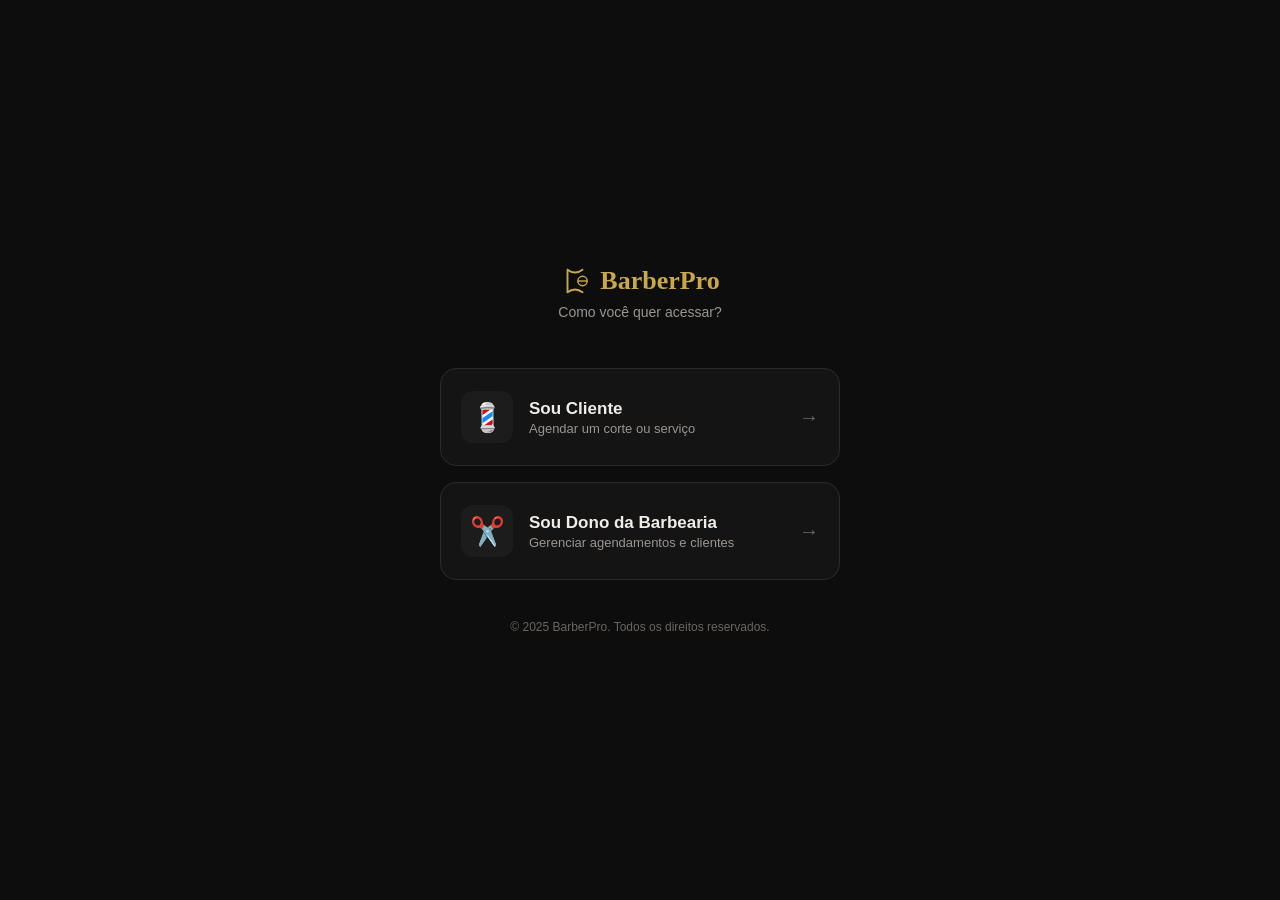
<file: index.html>
<!DOCTYPE html>
<html lang="pt-BR">
<head>
<meta charset="UTF-8">
<meta name="viewport" content="width=device-width, initial-scale=1.0, maximum-scale=1.0">
<title>BarberPro — Escolha seu acesso</title>
<meta name="description" content="Agende cortes e serviços na sua barbearia em segundos, ou gerencie sua barbearia com o painel BarberPro.">
<meta name="referrer" content="strict-origin-when-cross-origin">
<meta http-equiv="Content-Security-Policy" content="
  default-src 'self';
  style-src 'self' 'unsafe-inline' https://fonts.googleapis.com;
  font-src 'self' https://fonts.gstatic.com;
  img-src 'self' data:;
  base-uri 'self';
  form-action 'self';
  upgrade-insecure-requests;
">
<link rel="preconnect" href="https://fonts.googleapis.com">
<link href="https://fonts.googleapis.com/css2?family=Playfair+Display:wght@400;600;700;900&family=DM+Sans:wght@300;400;500;600&display=swap" rel="stylesheet">
<style>
:root {
  --gold: #C9A84C;
  --gold-light: #E8C96B;
  --gold-dark: #A07830;
  --bg: #0D0D0D;
  --bg2: #141414;
  --bg3: #1C1C1C;
  --border: #2A2A2A;
  --text: #F0EDE8;
  --text2: #9A9590;
  --text3: #6A6560;
}
*{margin:0;padding:0;box-sizing:border-box}
body{
  font-family:'DM Sans',sans-serif;
  background:var(--bg);
  color:var(--text);
  min-height:100vh;
  display:flex;
  flex-direction:column;
  align-items:center;
  justify-content:center;
  padding:24px;
}
.logo{
  display:flex;
  align-items:center;
  gap:10px;
  font-family:'Playfair Display',serif;
  font-weight:700;
  font-size:26px;
  color:var(--gold);
  margin-bottom:8px;
}
.tagline{
  color:var(--text2);
  font-size:14px;
  margin-bottom:48px;
  text-align:center;
}
.choices{
  display:flex;
  flex-direction:column;
  gap:16px;
  width:100%;
  max-width:400px;
}
.choice-card{
  display:flex;
  align-items:center;
  gap:16px;
  background:var(--bg2);
  border:1px solid var(--border);
  border-radius:16px;
  padding:22px 20px;
  text-decoration:none;
  color:var(--text);
  transition:border-color .2s, transform .15s;
}
.choice-card:active{transform:scale(.98)}
.choice-card:hover{border-color:var(--gold)}
.choice-icon{
  font-size:28px;
  width:52px;
  height:52px;
  border-radius:12px;
  display:flex;
  align-items:center;
  justify-content:center;
  background:var(--bg3);
  flex-shrink:0;
}
.choice-text{flex:1}
.choice-title{font-weight:700;font-size:17px;margin-bottom:2px}
.choice-sub{font-size:13px;color:var(--text2)}
.choice-arrow{color:var(--text3);font-size:20px}
.footer-note{
  margin-top:40px;
  font-size:12px;
  color:var(--text3);
  text-align:center;
}
</style>
</head>
<body>

<div class="logo">
  <svg width="30" height="30" viewBox="0 0 32 32" fill="none">
    <path d="M8 4 L8 28 M8 4 Q16 10 24 4 M8 28 Q16 22 24 28" stroke="#C9A84C" stroke-width="2" stroke-linecap="round"/>
    <circle cx="24" cy="16" r="5" stroke="#C9A84C" stroke-width="1.5"/>
    <path d="M19 16 L29 16" stroke="#C9A84C" stroke-width="1.5"/>
  </svg>
  BarberPro
</div>
<div class="tagline">Como você quer acessar?</div>

<div class="choices">
  <a class="choice-card" href="cliente.html">
    <div class="choice-icon">💈</div>
    <div class="choice-text">
      <div class="choice-title">Sou Cliente</div>
      <div class="choice-sub">Agendar um corte ou serviço</div>
    </div>
    <div class="choice-arrow">→</div>
  </a>

  <a class="choice-card" href="admin.html">
    <div class="choice-icon">✂️</div>
    <div class="choice-text">
      <div class="choice-title">Sou Dono da Barbearia</div>
      <div class="choice-sub">Gerenciar agendamentos e clientes</div>
    </div>
    <div class="choice-arrow">→</div>
  </a>
</div>

<div class="footer-note">© 2025 BarberPro. Todos os direitos reservados.</div>

</body>
</html>
</file>
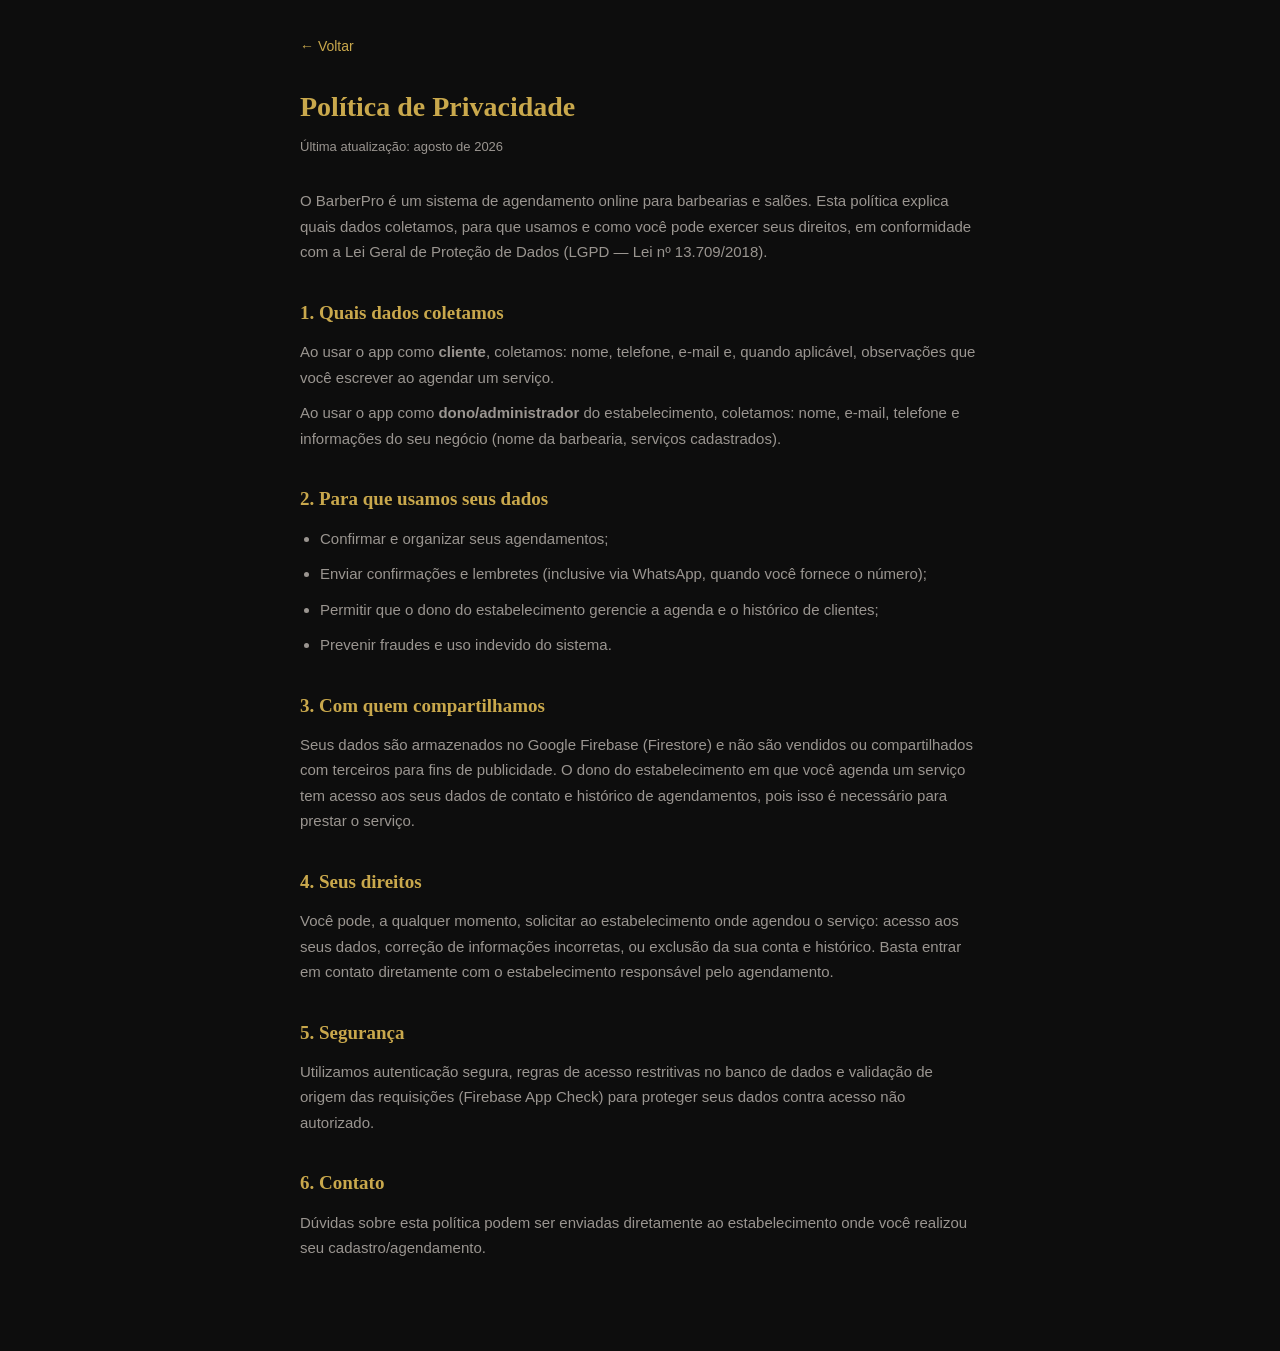
<file: privacidade.html>
<!DOCTYPE html>
<html lang="pt-BR">
<head>
<meta charset="UTF-8">
<meta name="viewport" content="width=device-width, initial-scale=1.0">
<title>Política de Privacidade — BarberPro</title>
<meta name="referrer" content="strict-origin-when-cross-origin">
<meta http-equiv="Content-Security-Policy" content="
  default-src 'self';
  style-src 'self' 'unsafe-inline' https://fonts.googleapis.com;
  font-src 'self' https://fonts.gstatic.com;
  img-src 'self' data:;
  base-uri 'self';
  form-action 'self';
  upgrade-insecure-requests;
">
<link href="https://fonts.googleapis.com/css2?family=Playfair+Display:wght@700;900&family=DM+Sans:wght@400;500;600&display=swap" rel="stylesheet">
<style>
:root{--gold:#C9A84C;--bg:#0D0D0D;--bg2:#141414;--text:#F0EDE8;--text2:#9A9590;--border:#2A2A2A}
*{margin:0;padding:0;box-sizing:border-box}
body{font-family:'DM Sans',sans-serif;background:var(--bg);color:var(--text);line-height:1.7;padding:32px 20px 80px;max-width:720px;margin:0 auto}
h1{font-family:'Playfair Display',serif;color:var(--gold);font-size:28px;margin-bottom:6px}
h2{font-family:'Playfair Display',serif;color:var(--gold);font-size:19px;margin:32px 0 10px}
p,li{color:var(--text2);font-size:15px;margin-bottom:10px}
ul{padding-left:20px}
.updated{color:var(--text2);font-size:13px;margin-bottom:30px}
a{color:var(--gold)}
.back{display:inline-block;margin-bottom:24px;color:var(--gold);text-decoration:none;font-size:14px}
</style>
</head>
<body>

<a class="back" href="index.html">← Voltar</a>
<h1>Política de Privacidade</h1>
<p class="updated">Última atualização: agosto de 2026</p>

<p>O BarberPro é um sistema de agendamento online para barbearias e salões. Esta política explica quais dados coletamos, para que usamos e como você pode exercer seus direitos, em conformidade com a Lei Geral de Proteção de Dados (LGPD — Lei nº 13.709/2018).</p>

<h2>1. Quais dados coletamos</h2>
<p>Ao usar o app como <strong>cliente</strong>, coletamos: nome, telefone, e-mail e, quando aplicável, observações que você escrever ao agendar um serviço.</p>
<p>Ao usar o app como <strong>dono/administrador</strong> do estabelecimento, coletamos: nome, e-mail, telefone e informações do seu negócio (nome da barbearia, serviços cadastrados).</p>

<h2>2. Para que usamos seus dados</h2>
<ul>
  <li>Confirmar e organizar seus agendamentos;</li>
  <li>Enviar confirmações e lembretes (inclusive via WhatsApp, quando você fornece o número);</li>
  <li>Permitir que o dono do estabelecimento gerencie a agenda e o histórico de clientes;</li>
  <li>Prevenir fraudes e uso indevido do sistema.</li>
</ul>

<h2>3. Com quem compartilhamos</h2>
<p>Seus dados são armazenados no Google Firebase (Firestore) e não são vendidos ou compartilhados com terceiros para fins de publicidade. O dono do estabelecimento em que você agenda um serviço tem acesso aos seus dados de contato e histórico de agendamentos, pois isso é necessário para prestar o serviço.</p>

<h2>4. Seus direitos</h2>
<p>Você pode, a qualquer momento, solicitar ao estabelecimento onde agendou o serviço: acesso aos seus dados, correção de informações incorretas, ou exclusão da sua conta e histórico. Basta entrar em contato diretamente com o estabelecimento responsável pelo agendamento.</p>

<h2>5. Segurança</h2>
<p>Utilizamos autenticação segura, regras de acesso restritivas no banco de dados e validação de origem das requisições (Firebase App Check) para proteger seus dados contra acesso não autorizado.</p>

<h2>6. Contato</h2>
<p>Dúvidas sobre esta política podem ser enviadas diretamente ao estabelecimento onde você realizou seu cadastro/agendamento.</p>

</body>
</html>
</file>
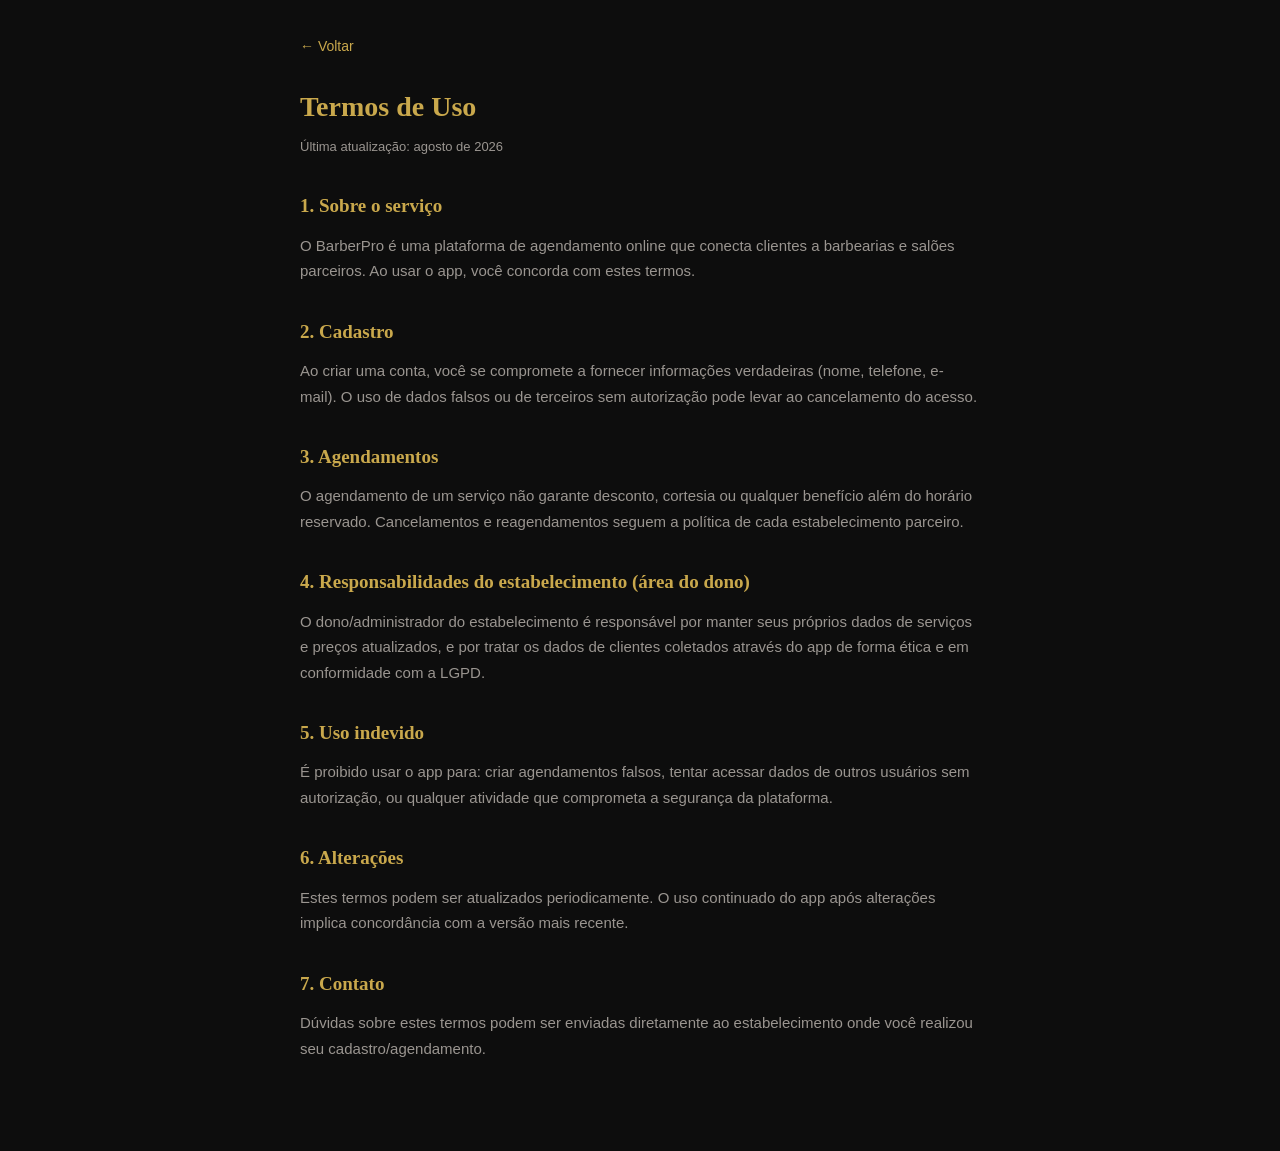
<file: termos.html>
<!DOCTYPE html>
<html lang="pt-BR">
<head>
<meta charset="UTF-8">
<meta name="viewport" content="width=device-width, initial-scale=1.0">
<title>Termos de Uso — BarberPro</title>
<meta name="referrer" content="strict-origin-when-cross-origin">
<meta http-equiv="Content-Security-Policy" content="
  default-src 'self';
  style-src 'self' 'unsafe-inline' https://fonts.googleapis.com;
  font-src 'self' https://fonts.gstatic.com;
  img-src 'self' data:;
  base-uri 'self';
  form-action 'self';
  upgrade-insecure-requests;
">
<link href="https://fonts.googleapis.com/css2?family=Playfair+Display:wght@700;900&family=DM+Sans:wght@400;500;600&display=swap" rel="stylesheet">
<style>
:root{--gold:#C9A84C;--bg:#0D0D0D;--bg2:#141414;--text:#F0EDE8;--text2:#9A9590;--border:#2A2A2A}
*{margin:0;padding:0;box-sizing:border-box}
body{font-family:'DM Sans',sans-serif;background:var(--bg);color:var(--text);line-height:1.7;padding:32px 20px 80px;max-width:720px;margin:0 auto}
h1{font-family:'Playfair Display',serif;color:var(--gold);font-size:28px;margin-bottom:6px}
h2{font-family:'Playfair Display',serif;color:var(--gold);font-size:19px;margin:32px 0 10px}
p,li{color:var(--text2);font-size:15px;margin-bottom:10px}
ul{padding-left:20px}
.updated{color:var(--text2);font-size:13px;margin-bottom:30px}
.back{display:inline-block;margin-bottom:24px;color:var(--gold);text-decoration:none;font-size:14px}
</style>
</head>
<body>

<a class="back" href="index.html">← Voltar</a>
<h1>Termos de Uso</h1>
<p class="updated">Última atualização: agosto de 2026</p>

<h2>1. Sobre o serviço</h2>
<p>O BarberPro é uma plataforma de agendamento online que conecta clientes a barbearias e salões parceiros. Ao usar o app, você concorda com estes termos.</p>

<h2>2. Cadastro</h2>
<p>Ao criar uma conta, você se compromete a fornecer informações verdadeiras (nome, telefone, e-mail). O uso de dados falsos ou de terceiros sem autorização pode levar ao cancelamento do acesso.</p>

<h2>3. Agendamentos</h2>
<p>O agendamento de um serviço não garante desconto, cortesia ou qualquer benefício além do horário reservado. Cancelamentos e reagendamentos seguem a política de cada estabelecimento parceiro.</p>

<h2>4. Responsabilidades do estabelecimento (área do dono)</h2>
<p>O dono/administrador do estabelecimento é responsável por manter seus próprios dados de serviços e preços atualizados, e por tratar os dados de clientes coletados através do app de forma ética e em conformidade com a LGPD.</p>

<h2>5. Uso indevido</h2>
<p>É proibido usar o app para: criar agendamentos falsos, tentar acessar dados de outros usuários sem autorização, ou qualquer atividade que comprometa a segurança da plataforma.</p>

<h2>6. Alterações</h2>
<p>Estes termos podem ser atualizados periodicamente. O uso continuado do app após alterações implica concordância com a versão mais recente.</p>

<h2>7. Contato</h2>
<p>Dúvidas sobre estes termos podem ser enviadas diretamente ao estabelecimento onde você realizou seu cadastro/agendamento.</p>

</body>
</html>
</file>
